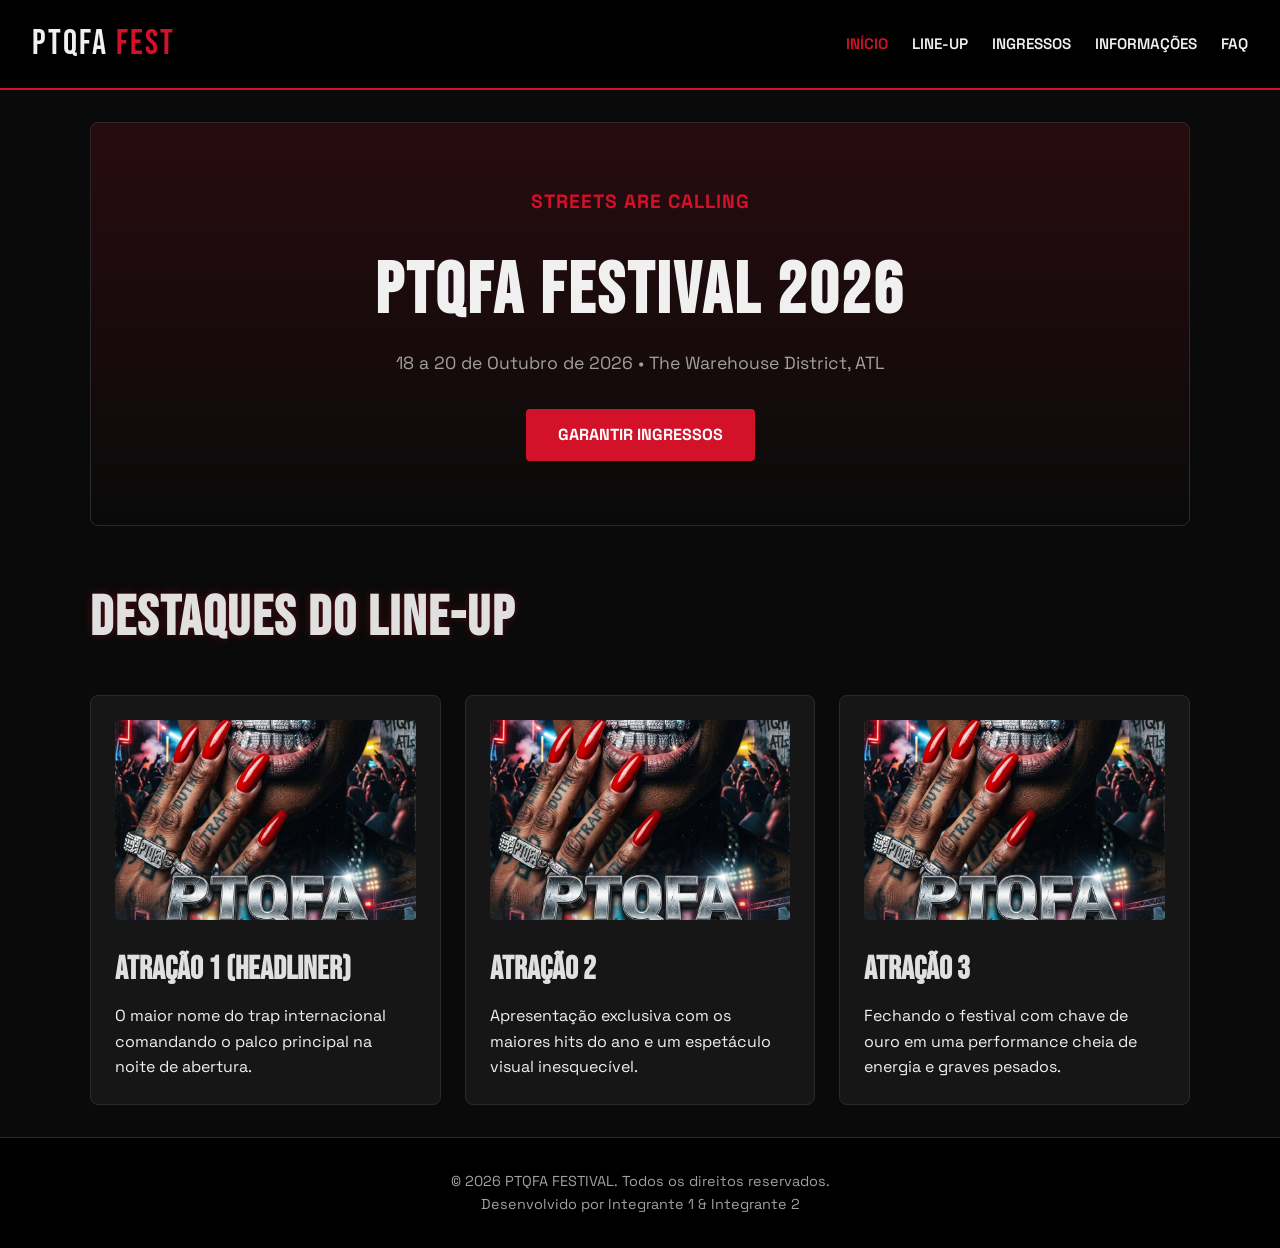
<file: index.html>
<!DOCTYPE html>
<html lang="pt-BR">
<head>
  <meta charset="UTF-8">
  <meta name="viewport" content="width=device-width, initial-scale=1.0">
  <title>PTQFA FEST — Início</title>
  <link rel="stylesheet" href="style.css">
</head>
<body>

  <header>
    <div class="logo">
      <a href="index.html">PTQFA <span>FEST</span></a>
    </div>
    <nav>
      <ul>
        <li><a href="index.html" class="active">Início</a></li>
        <li><a href="lineup.html">Line-up</a></li>
        <li><a href="ingressos.html">Ingressos</a></li>
        <li><a href="informacoes.html">Informações</a></li>
        <li><a href="faq.html">FAQ</a></li>
      </ul>
    </nav>
  </header>

  <main>
    <section class="hero">
      <p class="tagline">Streets Are Calling</p>
      <h1>PTQFA FESTIVAL 2026</h1>
      <p class="details">18 a 20 de Outubro de 2026 • The Warehouse District, ATL</p>
      <a href="ingressos.html" class="btn">Garantir Ingressos</a>
    </section>

    <section>
      <h2 class="page-title">Destaques do Line-up</h2>
      <div class="grid-3">
        <div class="card">
          <img src="img/banner.jpg" alt="Atração Principal 1">
          <h3>ATRAÇÃO 1 (HEADLINER)</h3>
          <p>O maior nome do trap internacional comandando o palco principal na noite de abertura.</p>
        </div>
        <div class="card">
          <img src="img/banner.jpg" alt="Atração Principal 2">
          <h3>ATRAÇÃO 2</h3>
          <p>Apresentação exclusiva com os maiores hits do ano e um espetáculo visual inesquecível.</p>
        </div>
        <div class="card">
          <img src="img/banner.jpg" alt="Atração Principal 3">
          <h3>ATRAÇÃO 3</h3>
          <p>Fechando o festival com chave de ouro em uma performance cheia de energia e graves pesados.</p>
        </div>
      </div>
    </section>
  </main>

  <footer>
    <p>&copy; 2026 PTQFA FESTIVAL. Todos os direitos reservados.</p>
    <p>Desenvolvido por Integrante 1 & Integrante 2</p>
  </footer>

</body>
</html>
</file>
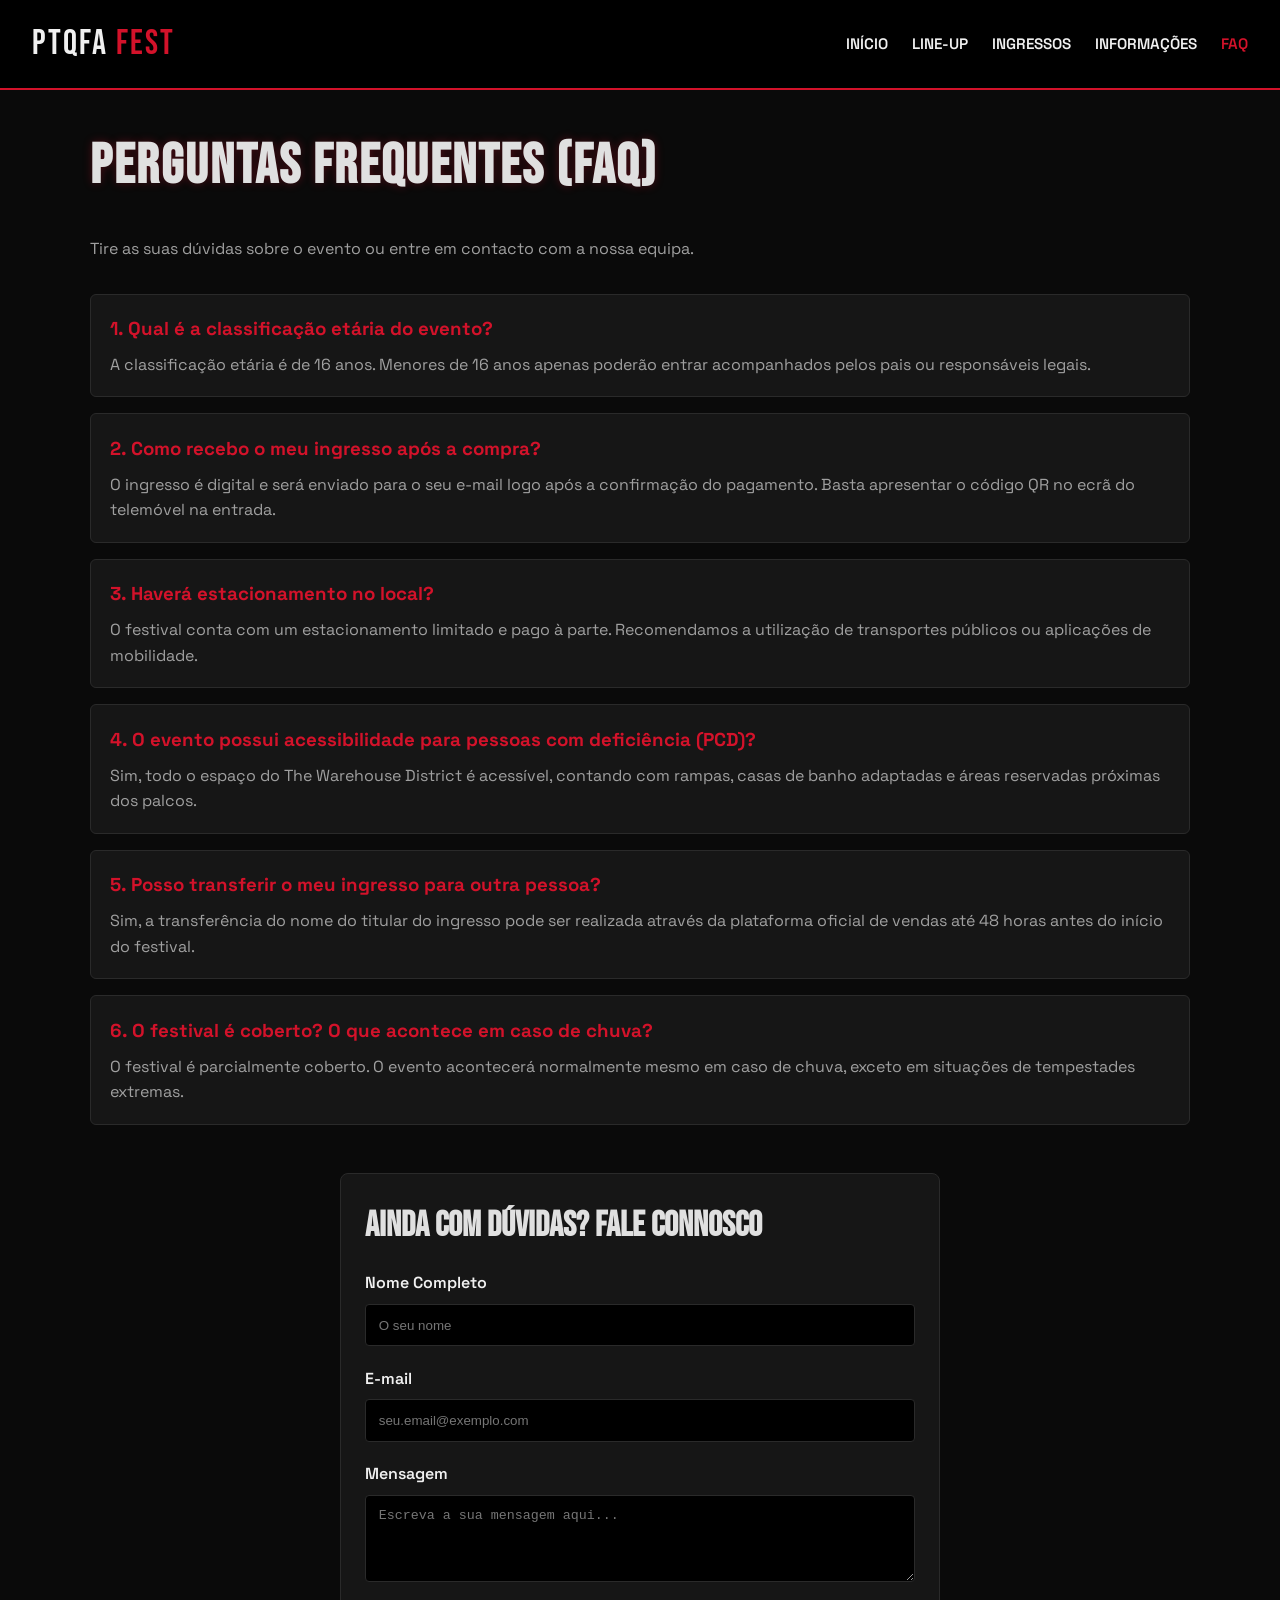
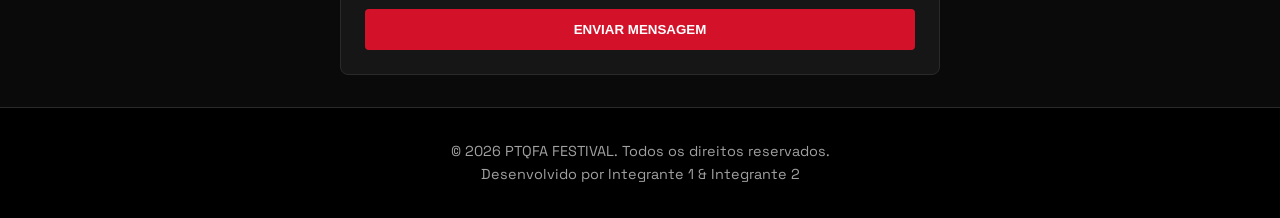
<file: faq.html>
<!DOCTYPE html>
<html lang="pt-BR">
<head>
  <meta charset="UTF-8">
  <meta name="viewport" content="width=device-width, initial-scale=1.0">
  <title>PTQFA FEST — FAQ e Contato</title>
  <link rel="stylesheet" href="style.css">
</head>
<body>

  <header>
    <div class="logo">
      <a href="index.html">PTQFA <span>FEST</span></a>
    </div>
    <nav>
      <ul>
        <li><a href="index.html">Início</a></li>
        <li><a href="lineup.html">Line-up</a></li>
        <li><a href="ingressos.html">Ingressos</a></li>
        <li><a href="informacoes.html">Informações</a></li>
        <li><a href="faq.html" class="active">FAQ</a></li>
      </ul>
    </nav>
  </header>

  <main>
    <h1 class="page-title">Perguntas Frequentes (FAQ)</h1>
    <p style="color: var(--text-muted); margin-bottom: 2rem;">Tire as suas dúvidas sobre o evento ou entre em contacto com a nossa equipa.</p>

    <!-- Seção de Perguntas e Respostas (Mínimo 6) -->
    <section style="margin-bottom: 3rem;">
      <div class="faq-item">
        <h3>1. Qual é a classificação etária do evento?</h3>
        <p style="color: var(--text-muted);">A classificação etária é de 16 anos. Menores de 16 anos apenas poderão entrar acompanhados pelos pais ou responsáveis legais.</p>
      </div>

      <div class="faq-item">
        <h3>2. Como recebo o meu ingresso após a compra?</h3>
        <p style="color: var(--text-muted);">O ingresso é digital e será enviado para o seu e-mail logo após a confirmação do pagamento. Basta apresentar o código QR no ecrã do telemóvel na entrada.</p>
      </div>

      <div class="faq-item">
        <h3>3. Haverá estacionamento no local?</h3>
        <p style="color: var(--text-muted);">O festival conta com um estacionamento limitado e pago à parte. Recomendamos a utilização de transportes públicos ou aplicações de mobilidade.</p>
      </div>

      <div class="faq-item">
        <h3>4. O evento possui acessibilidade para pessoas com deficiência (PCD)?</h3>
        <p style="color: var(--text-muted);">Sim, todo o espaço do The Warehouse District é acessível, contando com rampas, casas de banho adaptadas e áreas reservadas próximas dos palcos.</p>
      </div>

      <div class="faq-item">
        <h3>5. Posso transferir o meu ingresso para outra pessoa?</h3>
        <p style="color: var(--text-muted);">Sim, a transferência do nome do titular do ingresso pode ser realizada através da plataforma oficial de vendas até 48 horas antes do início do festival.</p>
      </div>

      <div class="faq-item">
        <h3>6. O festival é coberto? O que acontece em caso de chuva?</h3>
        <p style="color: var(--text-muted);">O festival é parcialmente coberto. O evento acontecerá normalmente mesmo em caso de chuva, exceto em situações de tempestades extremas.</p>
      </div>
    </section>

    <!-- Formulário de Contato Visual -->
    <section class="card" style="max-width: 600px; margin: 0 auto;">
      <h2 style="font-family: var(--font-title); font-size: 2.2rem; color: var(--silver-accent); margin-bottom: 1rem;">Ainda com dúvidas? Fale Connosco</h2>
      <form onsubmit="event.preventDefault(); alert('Mensagem enviada com sucesso!');">
        <div class="form-group">
          <label for="nome">Nome Completo</label>
          <input type="text" id="nome" placeholder="O seu nome" required>
        </div>

        <div class="form-group">
          <label for="email">E-mail</label>
          <input type="email" id="email" placeholder="seu.email@exemplo.com" required>
        </div>

        <div class="form-group">
          <label for="mensagem">Mensagem</label>
          <textarea id="mensagem" rows="4" placeholder="Escreva a sua mensagem aqui..." required></textarea>
        </div>

        <button type="submit" class="btn" style="width: 100%;">Enviar Mensagem</button>
      </form>
    </section>
  </main>

  <footer>
    <p>&copy; 2026 PTQFA FESTIVAL. Todos os direitos reservados.</p>
    <p>Desenvolvido por Integrante 1 & Integrante 2</p>
  </footer>

</body>
</html>
</file>
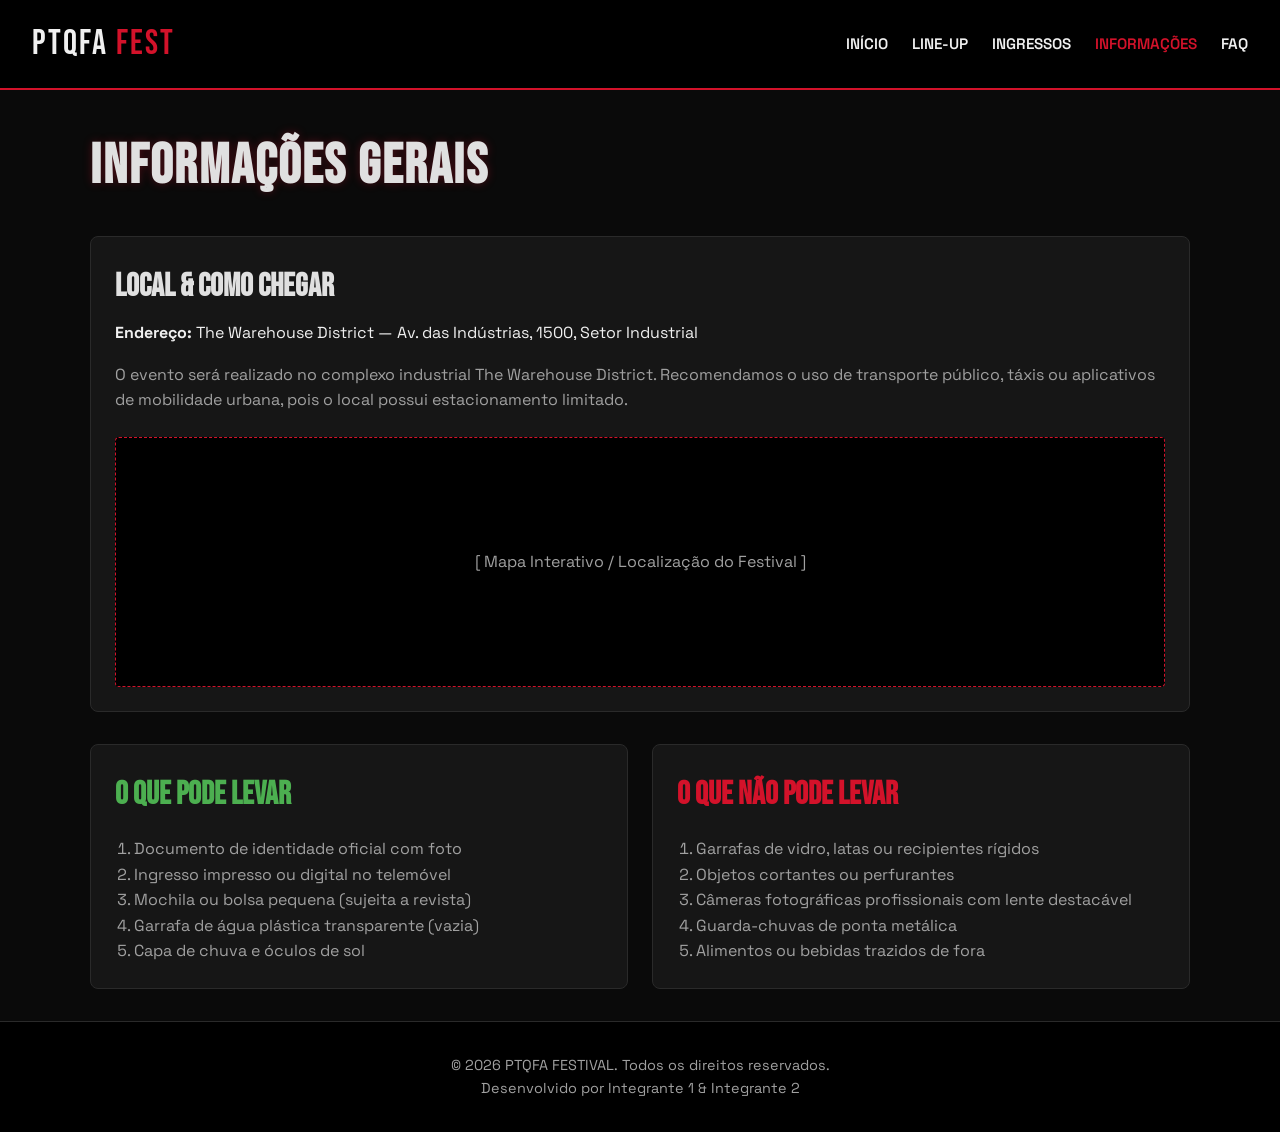
<file: informacoes.html>
<!DOCTYPE html>
<html lang="pt-BR">
<head>
  <meta charset="UTF-8">
  <meta name="viewport" content="width=device-width, initial-scale=1.0">
  <title>PTQFA FEST — Informações</title>
  <link rel="stylesheet" href="style.css">
</head>
<body>

  <header>
    <div class="logo">
      <a href="index.html">PTQFA <span>FEST</span></a>
    </div>
    <nav>
      <ul>
        <li><a href="index.html">Início</a></li>
        <li><a href="lineup.html">Line-up</a></li>
        <li><a href="ingressos.html">Ingressos</a></li>
        <li><a href="informacoes.html" class="active">Informações</a></li>
        <li><a href="faq.html">FAQ</a></li>
      </ul>
    </nav>
  </header>

  <main>
    <h1 class="page-title">Informações Gerais</h1>
    
    <div class="card" style="margin-bottom: 2rem;">
      <h3>Local & Como Chegar</h3>
      <p><strong>Endereço:</strong> The Warehouse District — Av. das Indústrias, 1500, Setor Industrial</p>
      <p style="margin-top: 1rem; color: var(--text-muted);">
        O evento será realizado no complexo industrial The Warehouse District. Recomendamos o uso de transporte público, táxis ou aplicativos de mobilidade urbana, pois o local possui estacionamento limitado.
      </p>
      
      <!-- Representação visual do Mapa -->
      <div style="width: 100%; height: 250px; background-color: #000; border: 1px dashed var(--primary-color); border-radius: 4px; display: flex; align-items: center; justify-content: center; margin-top: 1.5rem; color: var(--text-muted);">
        <p>[ Mapa Interativo / Localização do Festival ]</p>
      </div>
    </div>

    <div class="grid-3">
      <div class="card">
        <h3 style="color: #4caf50;">O que PODE levar</h3>
        <ul style="list-style: check; padding-left: 1.2rem; color: var(--text-muted); margin-top: 1rem;">
          <li>Documento de identidade oficial com foto</li>
          <li>Ingresso impresso ou digital no telemóvel</li>
          <li>Mochila ou bolsa pequena (sujeita a revista)</li>
          <li>Garrafa de água plástica transparente (vazia)</li>
          <li>Capa de chuva e óculos de sol</li>
        </ul>
      </div>

      <div class="card">
        <h3 style="color: var(--primary-color);">O que NÃO pode levar</h3>
        <ul style="list-style: cross; padding-left: 1.2rem; color: var(--text-muted); margin-top: 1rem;">
          <li>Garrafas de vidro, latas ou recipientes rígidos</li>
          <li>Objetos cortantes ou perfurantes</li>
          <li>Câmeras fotográficas profissionais com lente destacável</li>
          <li>Guarda-chuvas de ponta metálica</li>
          <li>Alimentos ou bebidas trazidos de fora</li>
        </ul>
      </div>
    </div>
  </main>

  <footer>
    <p>&copy; 2026 PTQFA FESTIVAL. Todos os direitos reservados.</p>
    <p>Desenvolvido por Integrante 1 & Integrante 2</p>
  </footer>

</body>
</html>
</file>
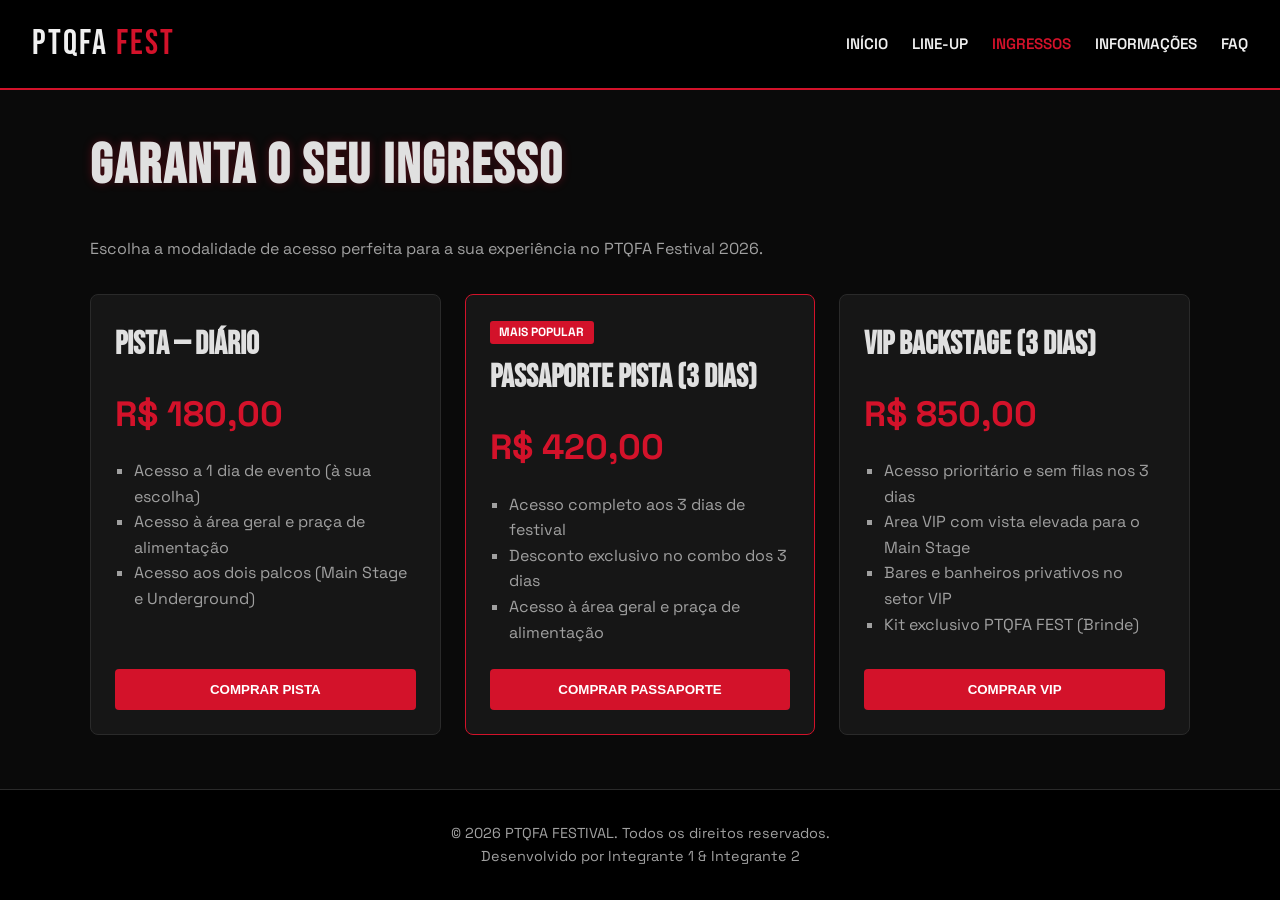
<file: ingressos.html>
<!DOCTYPE html>
<html lang="pt-BR">
<head>
  <meta charset="UTF-8">
  <meta name="viewport" content="width=device-width, initial-scale=1.0">
  <title>PTQFA FEST — Ingressos</title>
  <link rel="stylesheet" href="style.css">
</head>
<body>

  <header>
    <div class="logo">
      <a href="index.html">PTQFA <span>FEST</span></a>
    </div>
    <nav>
      <ul>
        <li><a href="index.html">Início</a></li>
        <li><a href="lineup.html">Line-up</a></li>
        <li><a href="ingressos.html" class="active">Ingressos</a></li>
        <li><a href="informacoes.html">Informações</a></li>
        <li><a href="faq.html">FAQ</a></li>
      </ul>
    </nav>
  </header>

  <main>
    <h1 class="page-title">Garanta o seu Ingresso</h1>
    <p style="color: var(--text-muted); margin-bottom: 2rem;">Escolha a modalidade de acesso perfeita para a sua experiência no PTQFA Festival 2026.</p>

    <div class="grid-3">
      <!-- Opção 1 -->
      <div class="card" style="display: flex; flex-direction: column; justify-content: space-between;">
        <div>
          <h3>Pista — Diário</h3>
          <p style="font-size: 2.2rem; color: var(--primary-color); font-weight: 700; margin: 1rem 0;">R$ 180,00</p>
          <ul style="list-style: square; padding-left: 1.2rem; color: var(--text-muted); margin-bottom: 1.5rem;">
            <li>Acesso a 1 dia de evento (à sua escolha)</li>
            <li>Acesso à área geral e praça de alimentação</li>
            <li>Acesso aos dois palcos (Main Stage e Underground)</li>
          </ul>
        </div>
        <button class="btn" style="width: 100%;">Comprar Pista</button>
      </div>

      <!-- Opção 2 -->
      <div class="card" style="border-color: var(--primary-color); display: flex; flex-direction: column; justify-content: space-between;">
        <div>
          <span style="background-color: var(--primary-color); color: #fff; padding: 0.2rem 0.6rem; font-size: 0.75rem; font-weight: bold; border-radius: 3px; text-transform: uppercase;">Mais Popular</span>
          <h3 style="margin-top: 0.5rem;">Passaporte Pista (3 Dias)</h3>
          <p style="font-size: 2.2rem; color: var(--primary-color); font-weight: 700; margin: 1rem 0;">R$ 420,00</p>
          <ul style="list-style: square; padding-left: 1.2rem; color: var(--text-muted); margin-bottom: 1.5rem;">
            <li>Acesso completo aos 3 dias de festival</li>
            <li>Desconto exclusivo no combo dos 3 dias</li>
            <li>Acesso à área geral e praça de alimentação</li>
          </ul>
        </div>
        <button class="btn" style="width: 100%;">Comprar Passaporte</button>
      </div>

      <!-- Opção 3 -->
      <div class="card" style="display: flex; flex-direction: column; justify-content: space-between;">
        <div>
          <h3>VIP Backstage (3 Dias)</h3>
          <p style="font-size: 2.2rem; color: var(--primary-color); font-weight: 700; margin: 1rem 0;">R$ 850,00</p>
          <ul style="list-style: square; padding-left: 1.2rem; color: var(--text-muted); margin-bottom: 1.5rem;">
            <li>Acesso prioritário e sem filas nos 3 dias</li>
            <li>Area VIP com vista elevada para o Main Stage</li>
            <li>Bares e banheiros privativos no setor VIP</li>
            <li>Kit exclusivo PTQFA FEST (Brinde)</li>
          </ul>
        </div>
        <button class="btn" style="width: 100%;">Comprar VIP</button>
      </div>
    </div>
  </main>

  <footer>
    <p>&copy; 2026 PTQFA FESTIVAL. Todos os direitos reservados.</p>
    <p>Desenvolvido por Integrante 1 & Integrante 2</p>
  </footer>

</body>
</html>
</file>
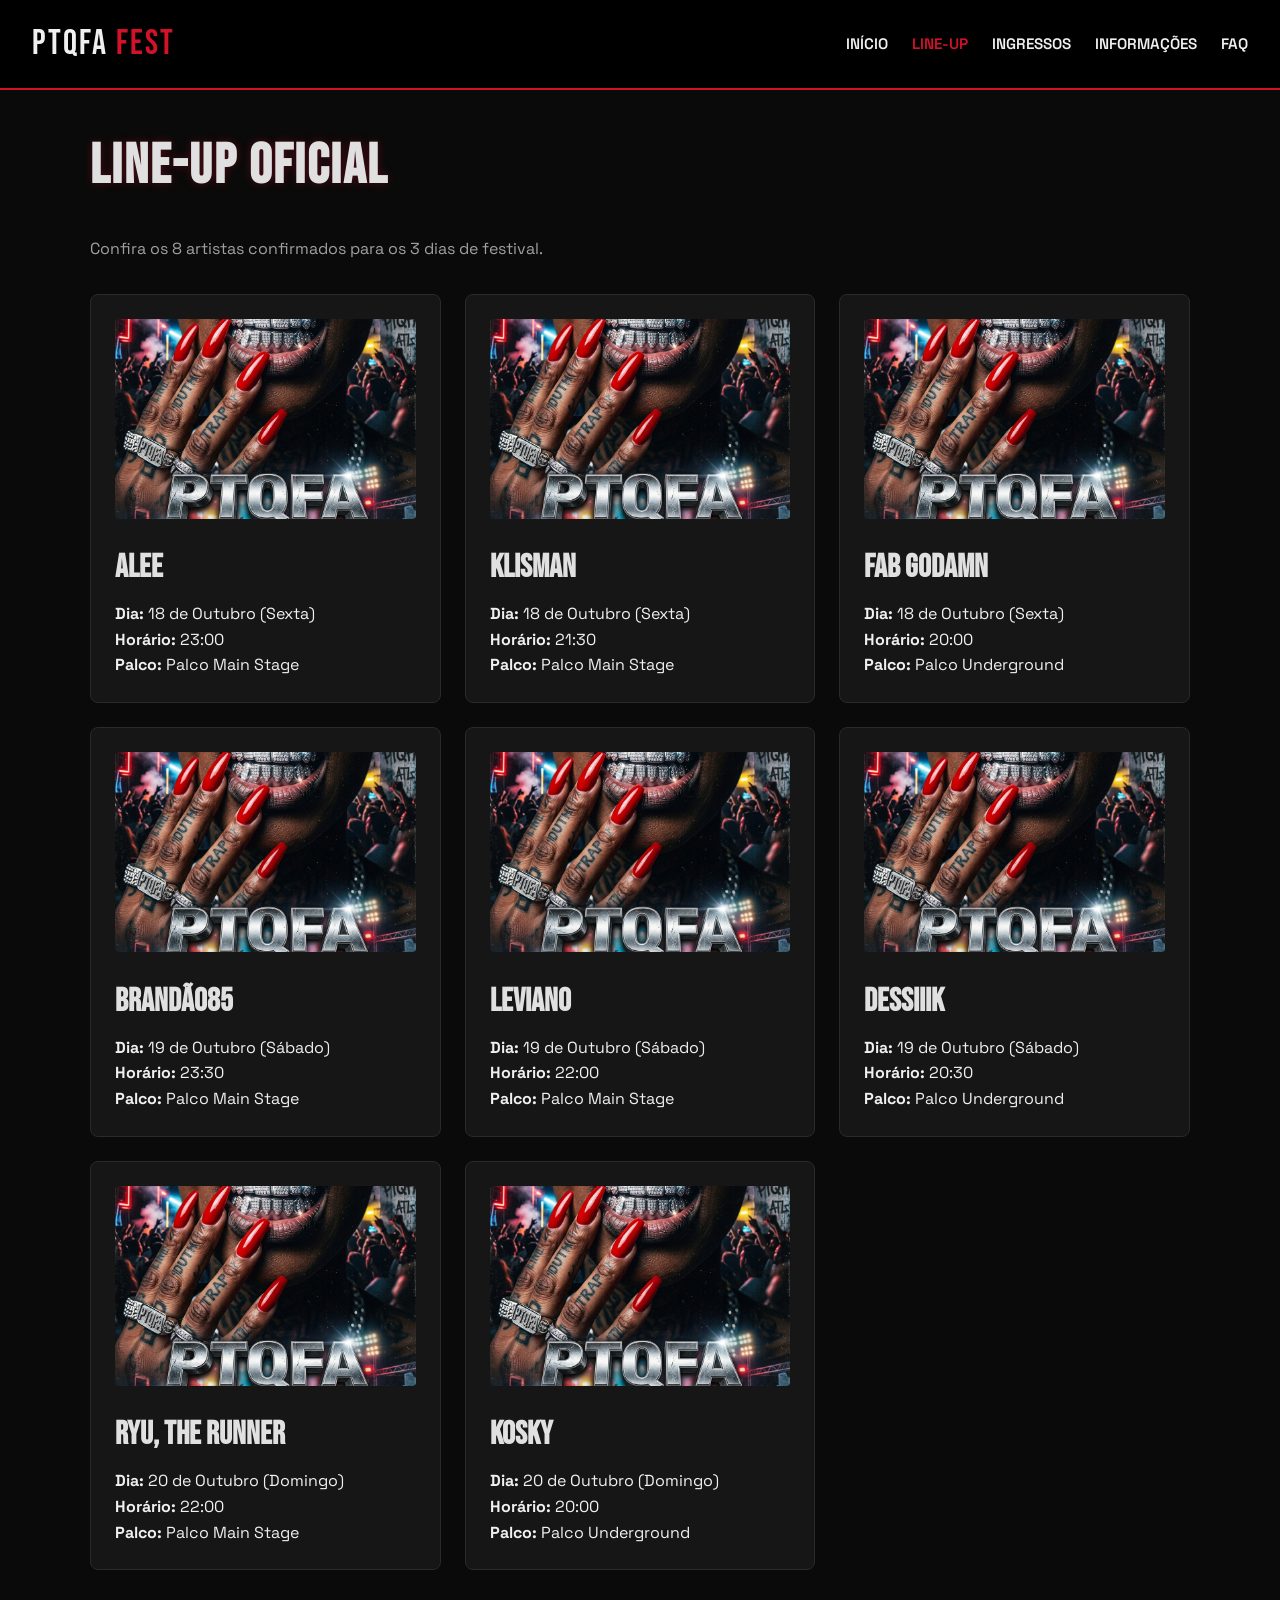
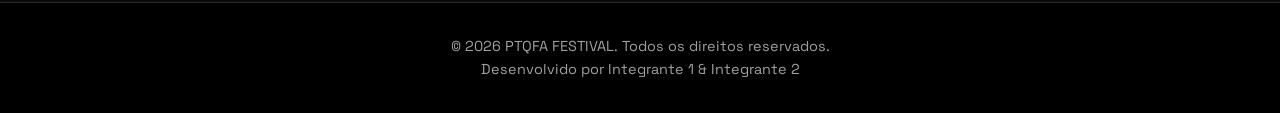
<file: lineup.html>
<!DOCTYPE html>
<html lang="pt-BR">
<head>
  <meta charset="UTF-8">
  <meta name="viewport" content="width=device-width, initial-scale=1.0">
  <title>PTQFA FEST — Line-up</title>
  <link rel="stylesheet" href="style.css">
</head>
<body>

  <header>
    <div class="logo">
      <a href="index.html">PTQFA <span>FEST</span></a>
    </div>
    <nav>
      <ul>
        <li><a href="index.html">Início</a></li>
        <li><a href="lineup.html" class="active">Line-up</a></li>
        <li><a href="ingressos.html">Ingressos</a></li>
        <li><a href="informacoes.html">Informações</a></li>
        <li><a href="faq.html">FAQ</a></li>
      </ul>
    </nav>
  </header>

  <main>
    <h1 class="page-title">Line-up Oficial</h1>
    <p style="color: var(--text-muted); margin-bottom: 2rem;">Confira os 8 artistas confirmados para os 3 dias de festival.</p>

    <div class="grid-3">
      <!-- Artista 1 -->
      <div class="card">
        <img src="img/banner.jpg" alt="Alee">
        <h3>Alee</h3>
        <p><strong>Dia:</strong> 18 de Outubro (Sexta)</p>
        <p><strong>Horário:</strong> 23:00</p>
        <p><strong>Palco:</strong> Palco Main Stage</p>
      </div>

      <!-- Artista 2 -->
      <div class="card">
        <img src="img/banner.jpg" alt="Klisman">
        <h3>Klisman</h3>
        <p><strong>Dia:</strong> 18 de Outubro (Sexta)</p>
        <p><strong>Horário:</strong> 21:30</p>
        <p><strong>Palco:</strong> Palco Main Stage</p>
      </div>

      <!-- Artista 3 -->
      <div class="card">
        <img src="img/banner.jpg" alt="FAB GODAMN">
        <h3>FAB GODAMN</h3>
        <p><strong>Dia:</strong> 18 de Outubro (Sexta)</p>
        <p><strong>Horário:</strong> 20:00</p>
        <p><strong>Palco:</strong> Palco Underground</p>
      </div>

      <!-- Artista 4 -->
      <div class="card">
        <img src="img/banner.jpg" alt="Brandão85">
        <h3>Brandão85</h3>
        <p><strong>Dia:</strong> 19 de Outubro (Sábado)</p>
        <p><strong>Horário:</strong> 23:30</p>
        <p><strong>Palco:</strong> Palco Main Stage</p>
      </div>

      <!-- Artista 5 -->
      <div class="card">
        <img src="img/banner.jpg" alt="Leviano">
        <h3>Leviano</h3>
        <p><strong>Dia:</strong> 19 de Outubro (Sábado)</p>
        <p><strong>Horário:</strong> 22:00</p>
        <p><strong>Palco:</strong> Palco Main Stage</p>
      </div>

      <!-- Artista 6 -->
      <div class="card">
        <img src="img/banner.jpg" alt="DESSIIIK">
        <h3>DESSIIIK</h3>
        <p><strong>Dia:</strong> 19 de Outubro (Sábado)</p>
        <p><strong>Horário:</strong> 20:30</p>
        <p><strong>Palco:</strong> Palco Underground</p>
      </div>

      <!-- Artista 7 -->
      <div class="card">
        <img src="img/banner.jpg" alt="Ryu, the Runner">
        <h3>Ryu, the Runner</h3>
        <p><strong>Dia:</strong> 20 de Outubro (Domingo)</p>
        <p><strong>Horário:</strong> 22:00</p>
        <p><strong>Palco:</strong> Palco Main Stage</p>
      </div>

      <!-- Artista 8 -->
      <div class="card">
        <img src="img/banner.jpg" alt="Kosky">
        <h3>Kosky</h3>
        <p><strong>Dia:</strong> 20 de Outubro (Domingo)</p>
        <p><strong>Horário:</strong> 20:00</p>
        <p><strong>Palco:</strong> Palco Underground</p>
      </div>
    </div>
  </main>

  <footer>
    <p>&copy; 2026 PTQFA FESTIVAL. Todos os direitos reservados.</p>
    <p>Desenvolvido por Integrante 1 & Integrante 2</p>
  </footer>

</body>
</html>
</file>
<file: style.css>
/* Importação das fontes do Google Fonts */
@import url('https://fonts.googleapis.com/css2?family=Bebas+Neue&family=Space+Grotesk:wght@400;600;700&display=swap');

:root {
  --bg-color: #0a0a0a;
  --card-bg: #161616;
  --primary-color: #d3122a;
  --primary-hover: #ff1e38;
  --text-main: #f0f0f0;
  --text-muted: #a0a0a0;
  --silver-accent: #e0e0e0;
  --border-color: #2a2a2a;
  --font-title: 'Bebas Neue', sans-serif;
  --font-body: 'Space Grotesk', sans-serif;
}

* {
  box-sizing: border-box;
  margin: 0;
  padding: 0;
}

body {
  background-color: var(--bg-color);
  color: var(--text-main);
  font-family: var(--font-body);
  line-height: 1.6;
  display: flex;
  flex-direction: column;
  min-height: 100vh;
}

/* Header & Menu */
header {
  background-color: #000000;
  border-bottom: 2px solid var(--primary-color);
  position: sticky;
  top: 0;
  z-index: 1000;
  padding: 1rem 2rem;
  display: flex;
  justify-content: space-between;
  align-items: center;
}

.logo a {
  font-family: var(--font-title);
  font-size: 2.2rem;
  color: var(--text-main);
  text-decoration: none;
  letter-spacing: 2px;
}

.logo span {
  color: var(--primary-color);
}

nav ul {
  display: flex;
  list-style: none;
  gap: 1.5rem;
}

nav a {
  color: var(--text-main);
  text-decoration: none;
  font-weight: 600;
  text-transform: uppercase;
  font-size: 0.95rem;
  transition: color 0.3s ease;
}

nav a:hover, nav a.active {
  color: var(--primary-color);
}

/* Conteúdo Principal */
main {
  flex: 1;
  max-width: 1100px;
  width: 90%;
  margin: 2rem auto;
}

.page-title {
  font-family: var(--font-title);
  font-size: 3.5rem;
  text-transform: uppercase;
  letter-spacing: 2px;
  color: var(--silver-accent);
  margin-bottom: 1.5rem;
  text-shadow: 0 0 10px rgba(211, 18, 42, 0.3);
}

/* Componentes de Hero Banner */
.hero {
  text-align: center;
  padding: 4rem 1rem;
  background: linear-gradient(180deg, rgba(211, 18, 42, 0.15) 0%, rgba(10, 10, 10, 1) 100%);
  border: 1px solid var(--border-color);
  border-radius: 8px;
  margin-bottom: 3rem;
}

.hero h1 {
  font-family: var(--font-title);
  font-size: 4.5rem;
  letter-spacing: 3px;
  color: var(--text-main);
}

.hero p.tagline {
  font-size: 1.2rem;
  color: var(--primary-color);
  font-weight: 700;
  text-transform: uppercase;
  letter-spacing: 1px;
  margin-bottom: 1rem;
}

.hero .details {
  font-size: 1.1rem;
  color: var(--text-muted);
  margin-bottom: 2rem;
}

/* Botões */
.btn {
  display: inline-block;
  background-color: var(--primary-color);
  color: #fff;
  padding: 0.8rem 2rem;
  text-decoration: none;
  font-weight: 700;
  text-transform: uppercase;
  border-radius: 4px;
  border: none;
  cursor: pointer;
  transition: background 0.3s ease, transform 0.2s ease;
}

.btn:hover {
  background-color: var(--primary-hover);
  transform: translateY(-2px);
}

/* Grids */
.grid-3 {
  display: grid;
  grid-template-columns: repeat(auto-fit, minmax(280px, 1fr));
  gap: 1.5rem;
  margin-top: 2rem;
}

.card {
  background-color: var(--card-bg);
  border: 1px solid var(--border-color);
  border-radius: 8px;
  padding: 1.5rem;
  overflow: hidden;
  transition: border-color 0.3s ease;
}

.card:hover {
  border-color: var(--primary-color);
}

.card img {
  width: 100%;
  height: 200px;
  object-fit: cover;
  border-radius: 4px;
  margin-bottom: 1rem;
}

.card h3 {
  font-family: var(--font-title);
  font-size: 2rem;
  color: var(--silver-accent);
  margin-bottom: 0.5rem;
}

/* FAQ Accordion / Item */
.faq-item {
  background-color: var(--card-bg);
  border: 1px solid var(--border-color);
  border-radius: 6px;
  padding: 1.2rem;
  margin-bottom: 1rem;
}

.faq-item h3 {
  color: var(--primary-color);
  margin-bottom: 0.5rem;
}

/* Formulário */
.form-group {
  margin-bottom: 1.2rem;
}

.form-group label {
  display: block;
  margin-bottom: 0.5rem;
  font-weight: 600;
}

.form-group input, .form-group textarea {
  width: 100%;
  padding: 0.8rem;
  background-color: #000;
  border: 1px solid var(--border-color);
  color: #fff;
  border-radius: 4px;
}

.form-group input:focus, .form-group textarea:focus {
  outline: none;
  border-color: var(--primary-color);
}

/* Footer */
footer {
  background-color: #000000;
  border-top: 1px solid var(--border-color);
  text-align: center;
  padding: 2rem;
  color: var(--text-muted);
  font-size: 0.9rem;
  margin-top: auto;
}

/* Responsividade */
@media (max-width: 768px) {
  header {
    flex-direction: column;
    gap: 1rem;
  }
  
  nav ul {
    flex-wrap: wrap;
    justify-content: center;
    gap: 1rem;
  }

  .hero h1 {
    font-size: 3rem;
  }
}
</file>
